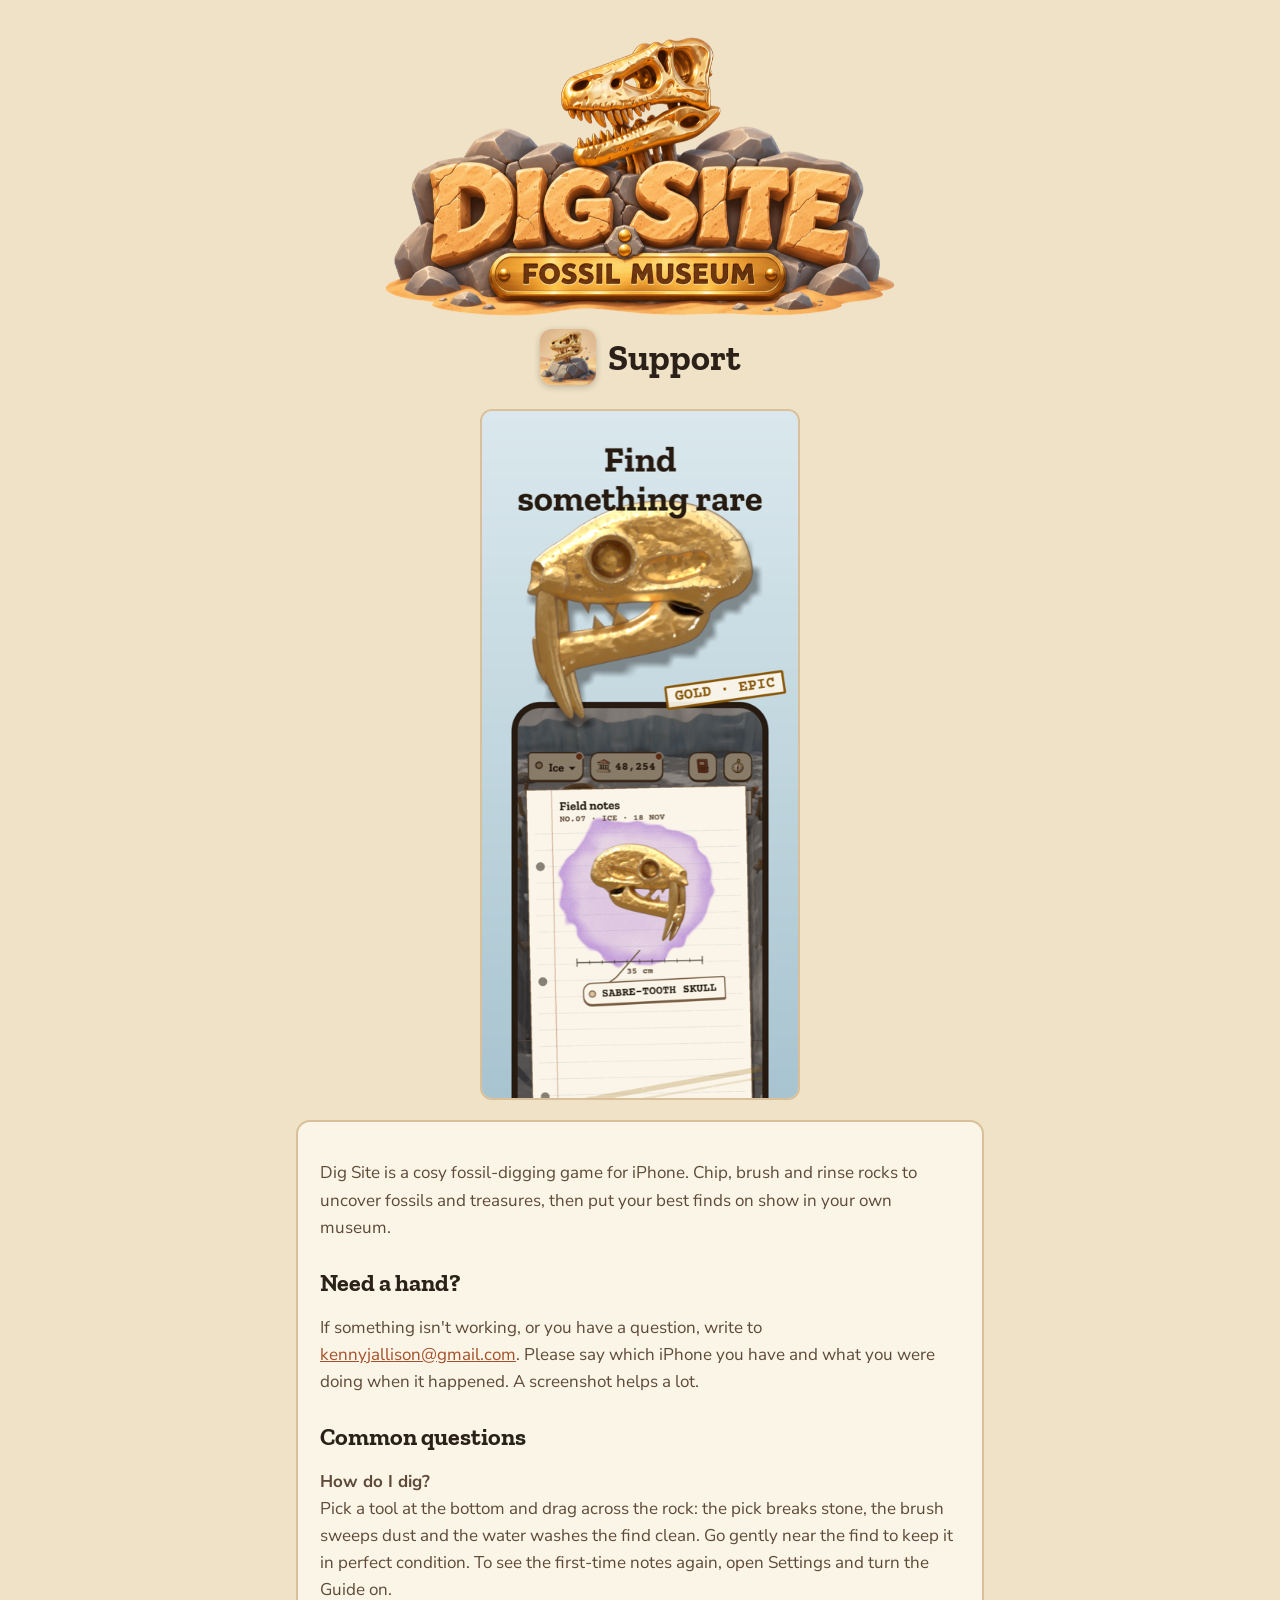
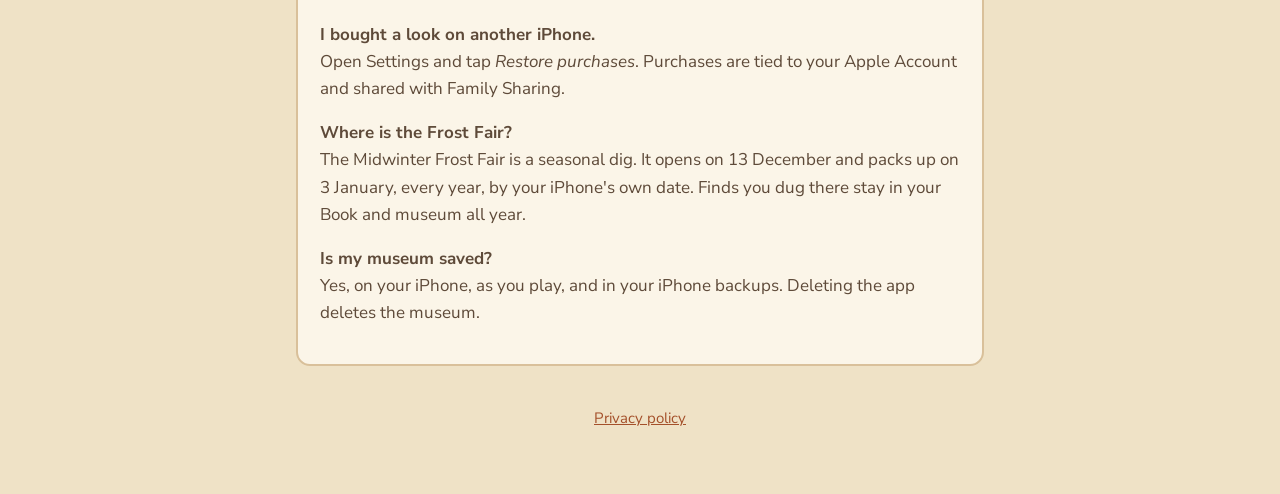
<file: index.html>
<!doctype html>
<html lang="en">
<head>
<meta charset="utf-8">
<meta name="viewport" content="width=device-width, initial-scale=1">
<title>Dig Site: Fossil Museum - Support</title>
<link rel="preconnect" href="https://fonts.googleapis.com">
<link rel="stylesheet" href="https://fonts.googleapis.com/css2?family=Nunito+Sans:wght@400;700&family=Zilla+Slab:wght@700&display=swap">
<link rel="stylesheet" href="style.css">
</head>
<body>
<main>
<header>
<img class="logo" src="logo.png" alt="Dig Site: Fossil Museum">
<div class="sub"><img class="icon" src="icon.png" alt="Dig Site app icon"><h1>Support</h1></div>
</header>
<img class="shot" src="find.png" alt="App Store screenshot: a gold sabre-tooth skull rising out of the phone, captioned Find something rare">
<div class="card">
<p>Dig Site is a cosy fossil-digging game for iPhone. Chip, brush and rinse rocks to uncover fossils and treasures, then put your best finds on show in your own museum.</p>
<h2>Need a hand?</h2>
<p>If something isn't working, or you have a question, write to <a href="mailto:kennyjallison@gmail.com">kennyjallison@gmail.com</a>. Please say which iPhone you have and what you were doing when it happened. A screenshot helps a lot.</p>
<h2>Common questions</h2>
<p><b>How do I dig?</b><br>Pick a tool at the bottom and drag across the rock: the pick breaks stone, the brush sweeps dust and the water washes the find clean. Go gently near the find to keep it in perfect condition. To see the first-time notes again, open Settings and turn the Guide on.</p>
<p><b>I bought a look on another iPhone.</b><br>Open Settings and tap <i>Restore purchases</i>. Purchases are tied to your Apple Account and shared with Family Sharing.</p>
<p><b>Where is the Frost Fair?</b><br>The Midwinter Frost Fair is a seasonal dig. It opens on 13 December and packs up on 3 January, every year, by your iPhone's own date. Finds you dug there stay in your Book and museum all year.</p>
<p><b>Is my museum saved?</b><br>Yes, on your iPhone, as you play, and in your iPhone backups. Deleting the app deletes the museum.</p>
</div>
<nav><a href="privacy.html">Privacy policy</a></nav>
</main>
</body>
</html>
</file>
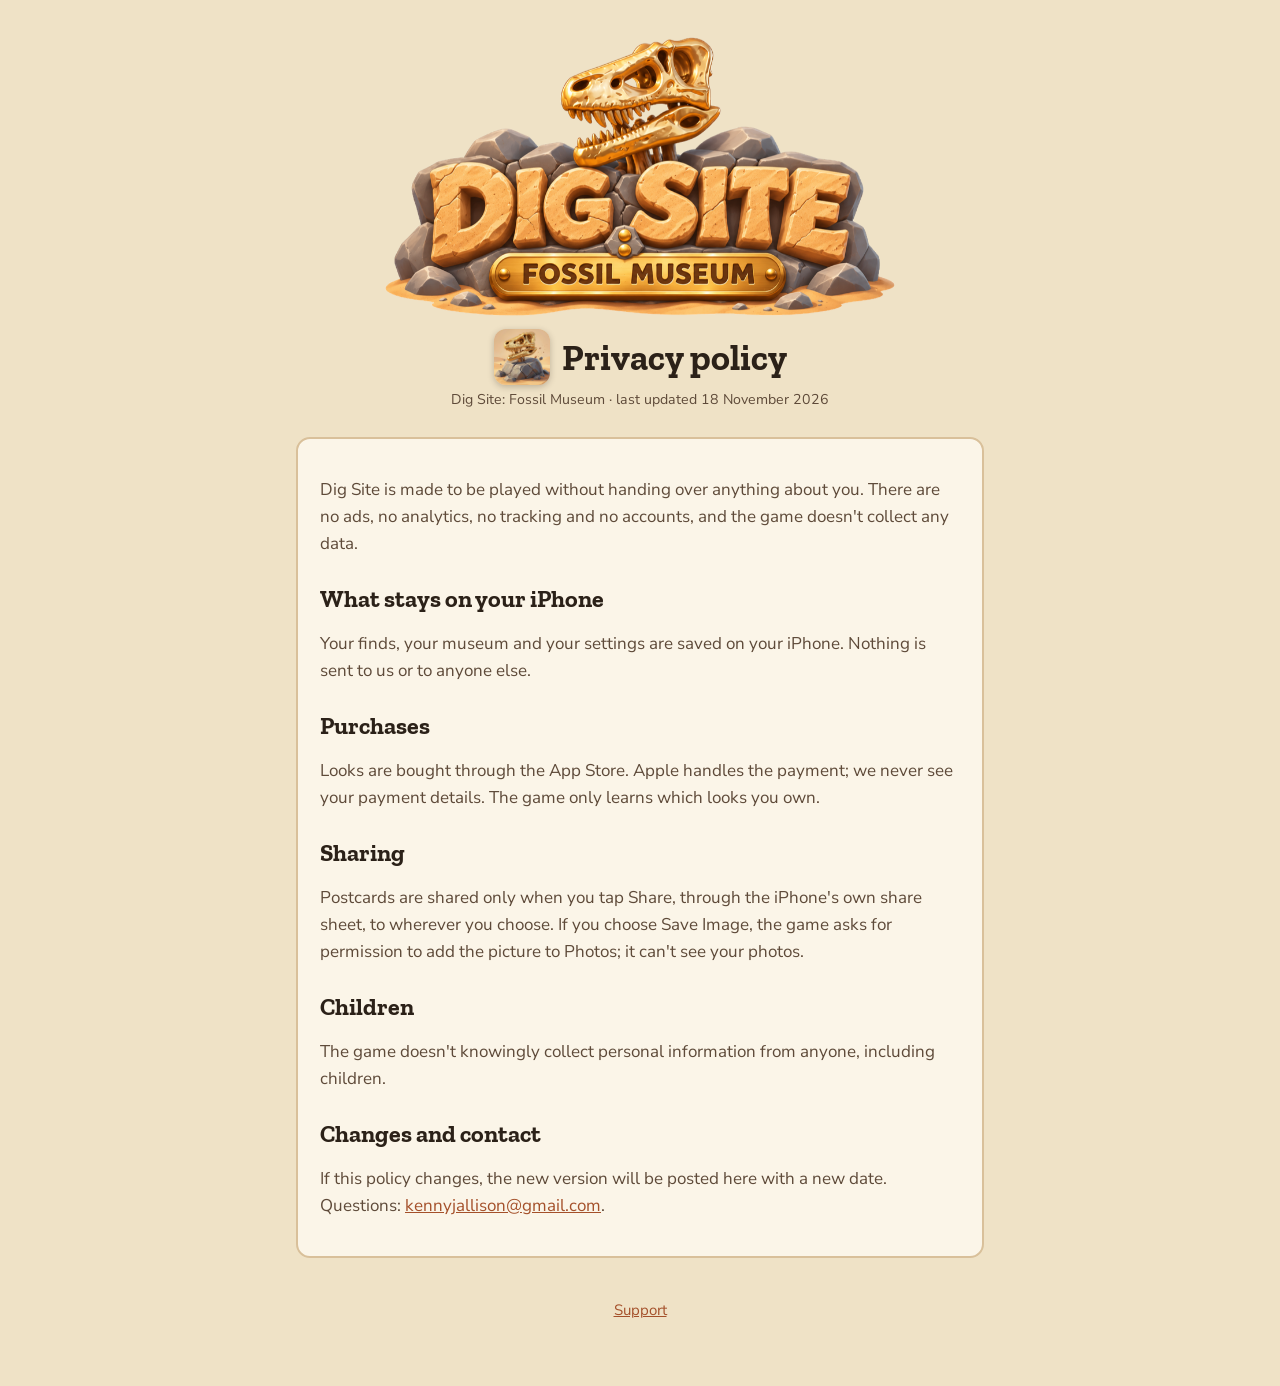
<file: privacy.html>
<!doctype html>
<html lang="en">
<head>
<meta charset="utf-8">
<meta name="viewport" content="width=device-width, initial-scale=1">
<title>Dig Site: Fossil Museum - Privacy</title>
<link rel="preconnect" href="https://fonts.googleapis.com">
<link rel="stylesheet" href="https://fonts.googleapis.com/css2?family=Nunito+Sans:wght@400;700&family=Zilla+Slab:wght@700&display=swap">
<link rel="stylesheet" href="style.css">
</head>
<body>
<main>
<header>
<img class="logo" src="logo.png" alt="Dig Site: Fossil Museum">
<div class="sub"><img class="icon" src="icon.png" alt="Dig Site app icon"><h1>Privacy policy</h1></div>
<small>Dig Site: Fossil Museum · last updated 18 November 2026</small>
</header>
<div class="card">
<p>Dig Site is made to be played without handing over anything about you. There are no ads, no analytics, no tracking and no accounts, and the game doesn't collect any data.</p>
<h2>What stays on your iPhone</h2>
<p>Your finds, your museum and your settings are saved on your iPhone. Nothing is sent to us or to anyone else.</p>
<h2>Purchases</h2>
<p>Looks are bought through the App Store. Apple handles the payment; we never see your payment details. The game only learns which looks you own.</p>
<h2>Sharing</h2>
<p>Postcards are shared only when you tap Share, through the iPhone's own share sheet, to wherever you choose. If you choose Save Image, the game asks for permission to add the picture to Photos; it can't see your photos.</p>
<h2>Children</h2>
<p>The game doesn't knowingly collect personal information from anyone, including children.</p>
<h2>Changes and contact</h2>
<p>If this policy changes, the new version will be posted here with a new date. Questions: <a href="mailto:kennyjallison@gmail.com">kennyjallison@gmail.com</a>.</p>
</div>
<nav><a href="index.html">Support</a></nav>
</main>
</body>
</html>
</file>
<file: style.css>
:root { --kraft: #efe2c6; --paper: #fbf5e8; --ink: #2b2118; --soft: #5e4a39; --line: #d9c09a; --rust: #a4502a; }
* { box-sizing: border-box; }
html { background: var(--kraft); }
body { margin: 0; color: var(--ink); font: 17px/1.6 "Nunito Sans", -apple-system, BlinkMacSystemFont, "Segoe UI", sans-serif; }
main { max-width: 720px; margin: 0 auto; padding: 32px 16px 64px; }
header { text-align: center; margin-bottom: 24px; }
header img.logo { width: min(520px, 100%); height: auto; display: block; margin: 0 auto; }
header .sub { display: flex; align-items: center; justify-content: center; gap: 12px; margin-top: 8px; }
header img.icon { width: 56px; height: 56px; border-radius: 12px; box-shadow: 0 2px 6px rgba(43,33,24,.25); }
header .sub h1 { margin: 0; }
h1, h2 { font-family: "Zilla Slab", Georgia, serif; font-weight: 700; line-height: 1.15; }
h1 { font-size: 36px; margin: 12px 0 4px; }
h2 { font-size: 24px; margin: 28px 0 6px; }
p { color: var(--soft); }
.card { background: var(--paper); border: 2px solid var(--line); border-radius: 14px; padding: 20px 22px; }
.shot { display: block; width: min(320px, 80%); height: auto; margin: 20px auto; border-radius: 12px; border: 2px solid var(--line); }
a { color: var(--rust); }
nav { text-align: center; margin-top: 40px; font-size: 15px; }
nav a { margin: 0 10px; }
small { color: var(--soft); }
</file>
